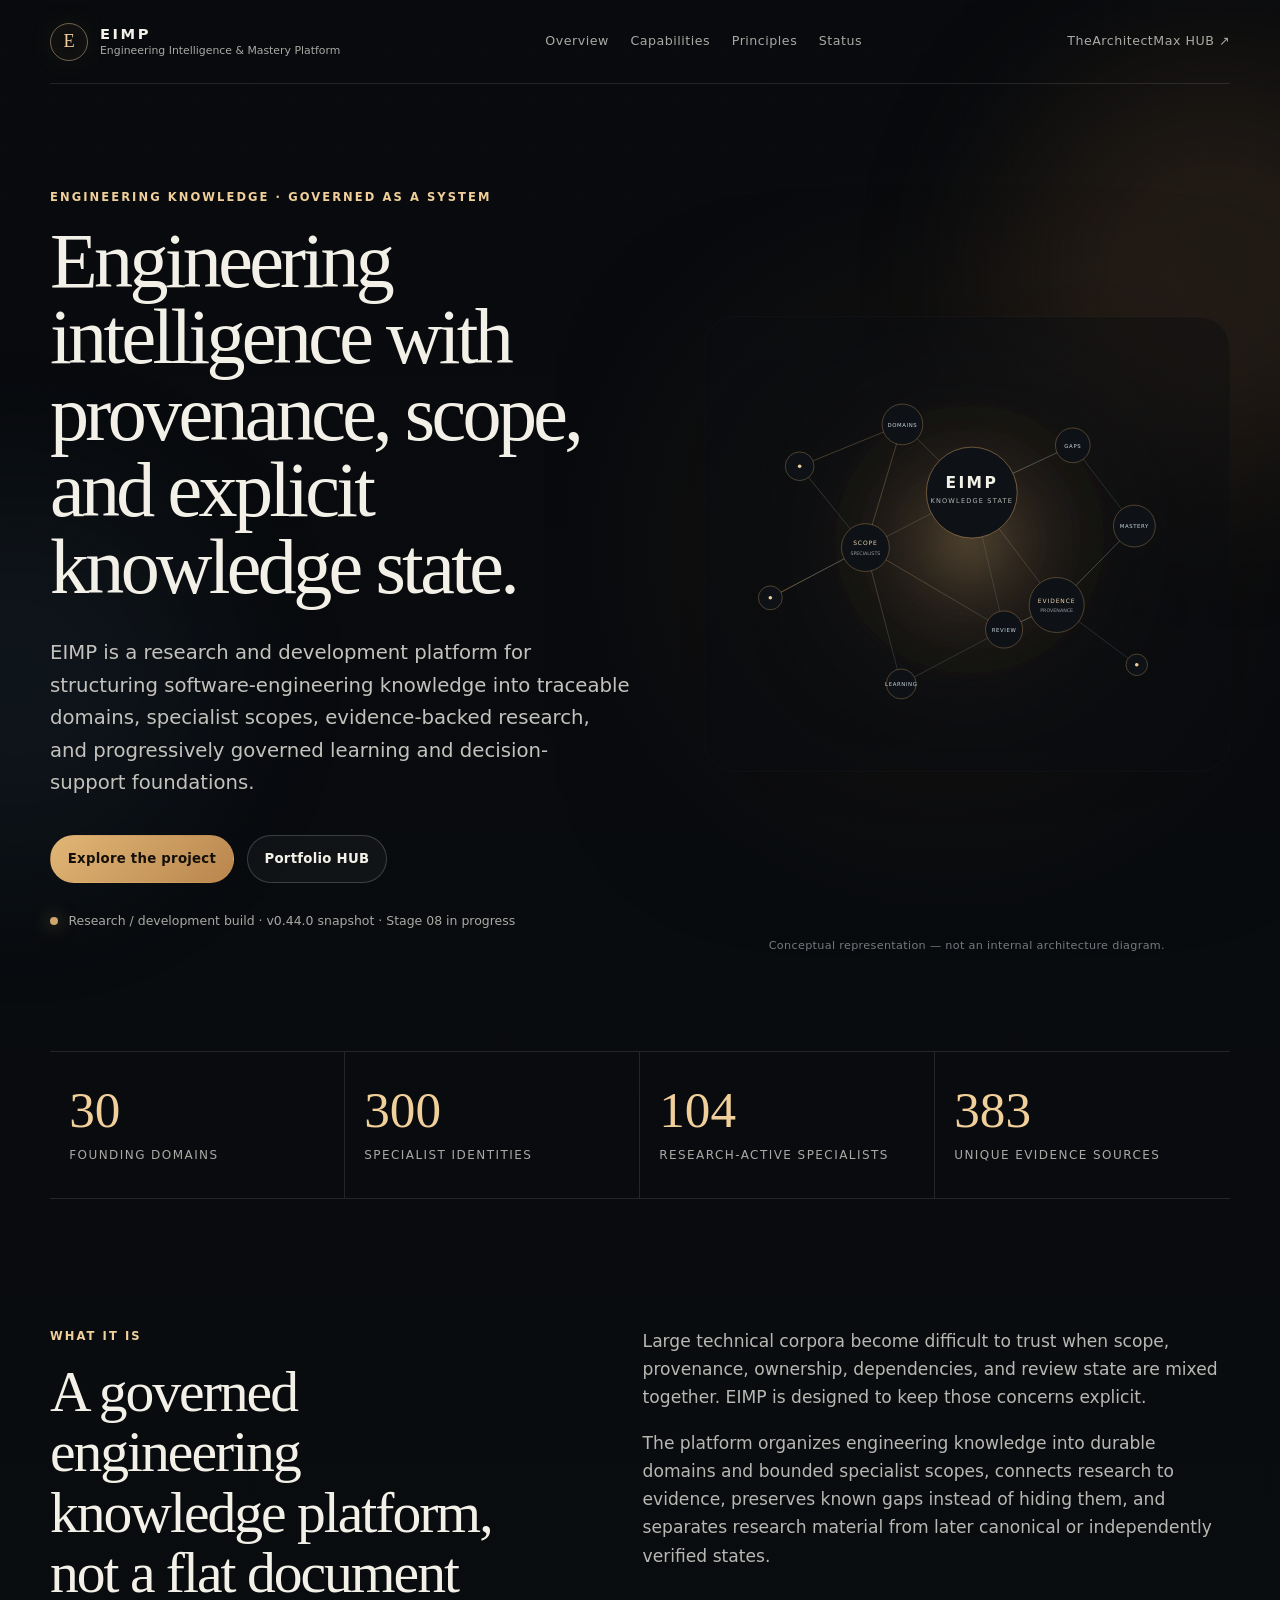
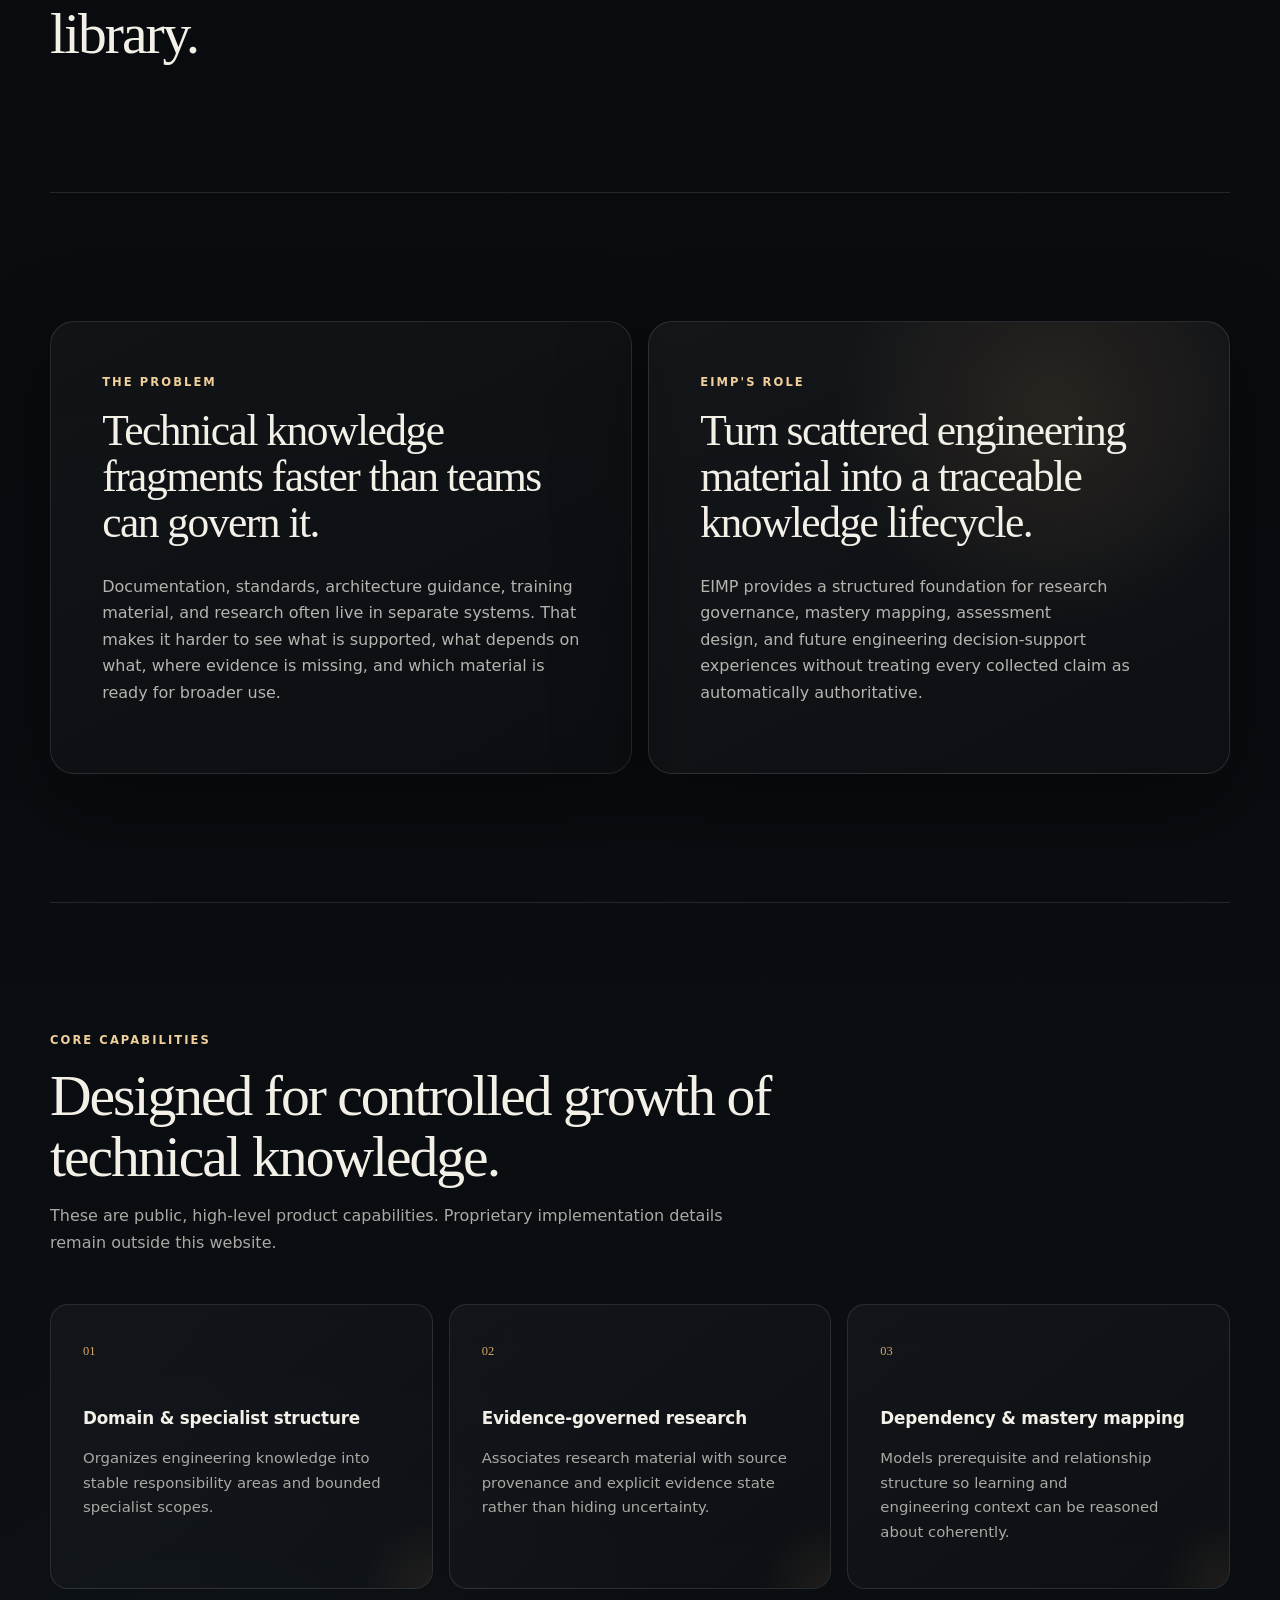
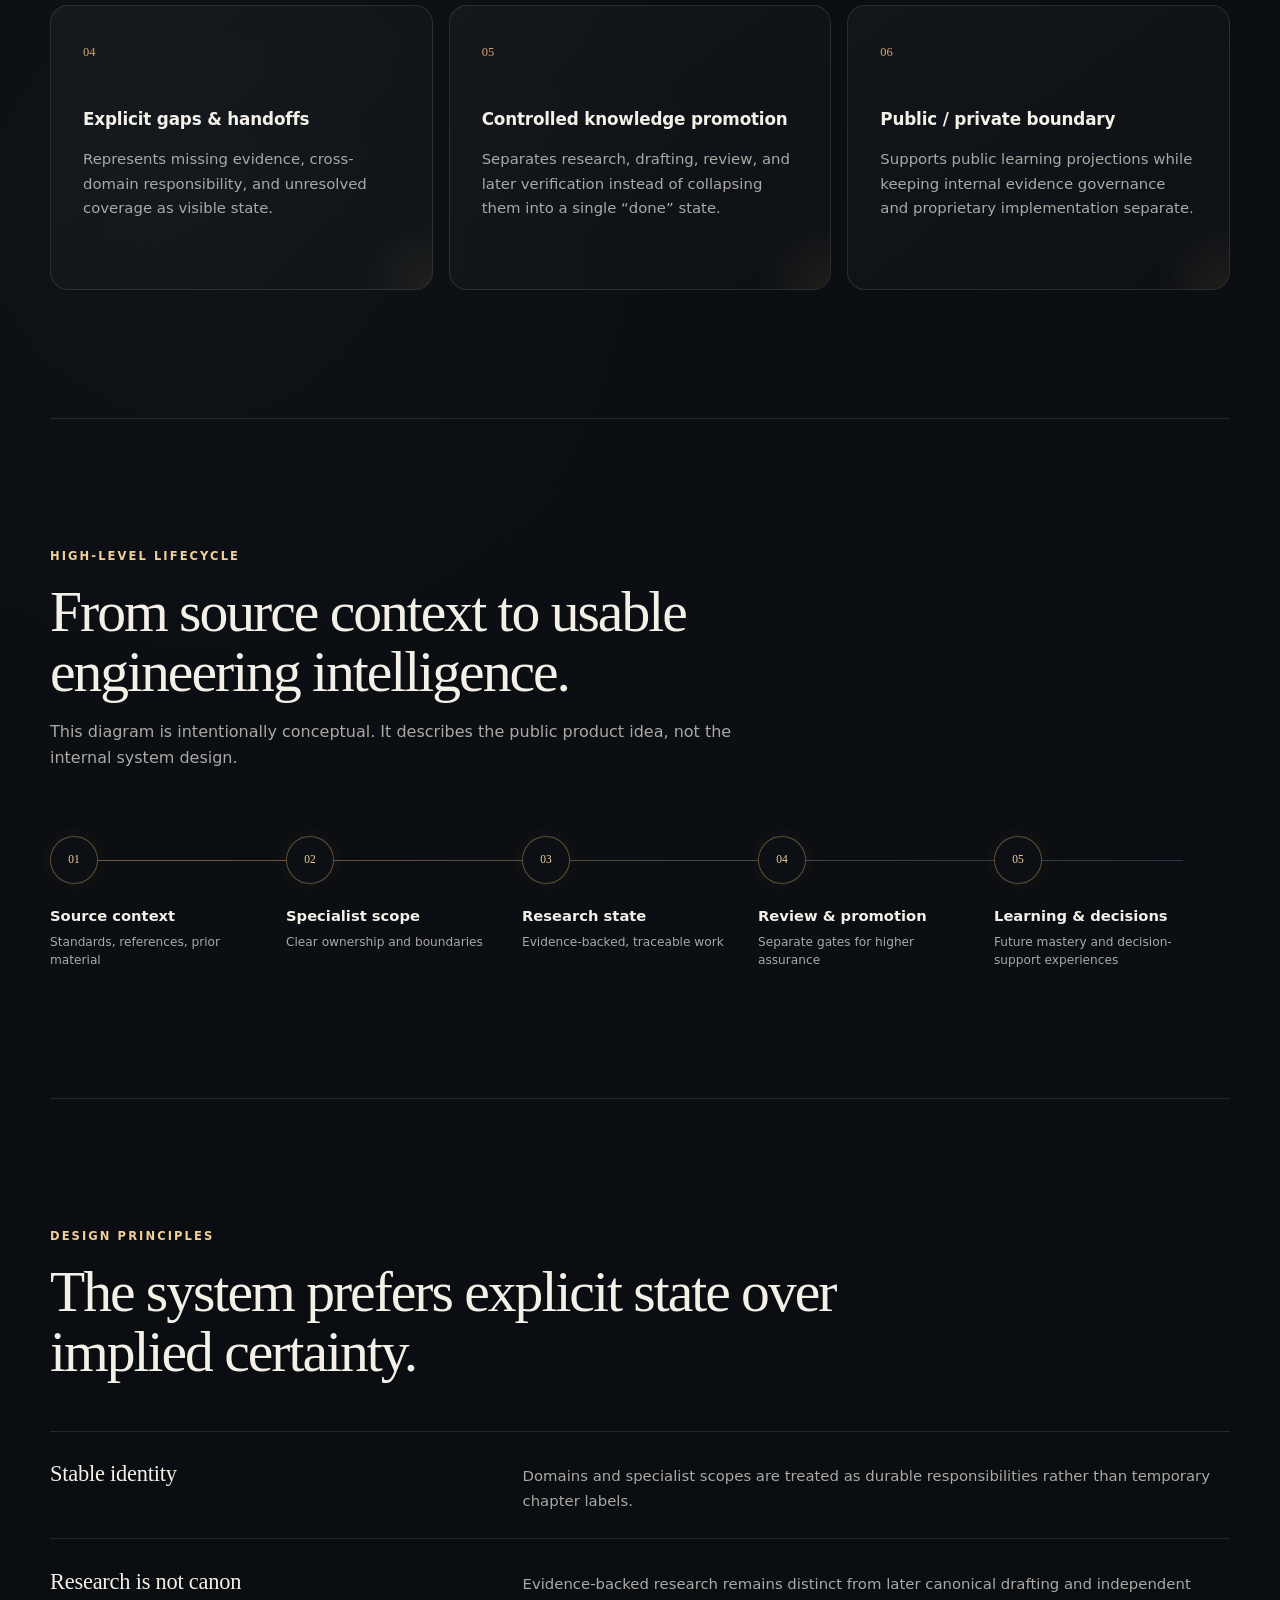
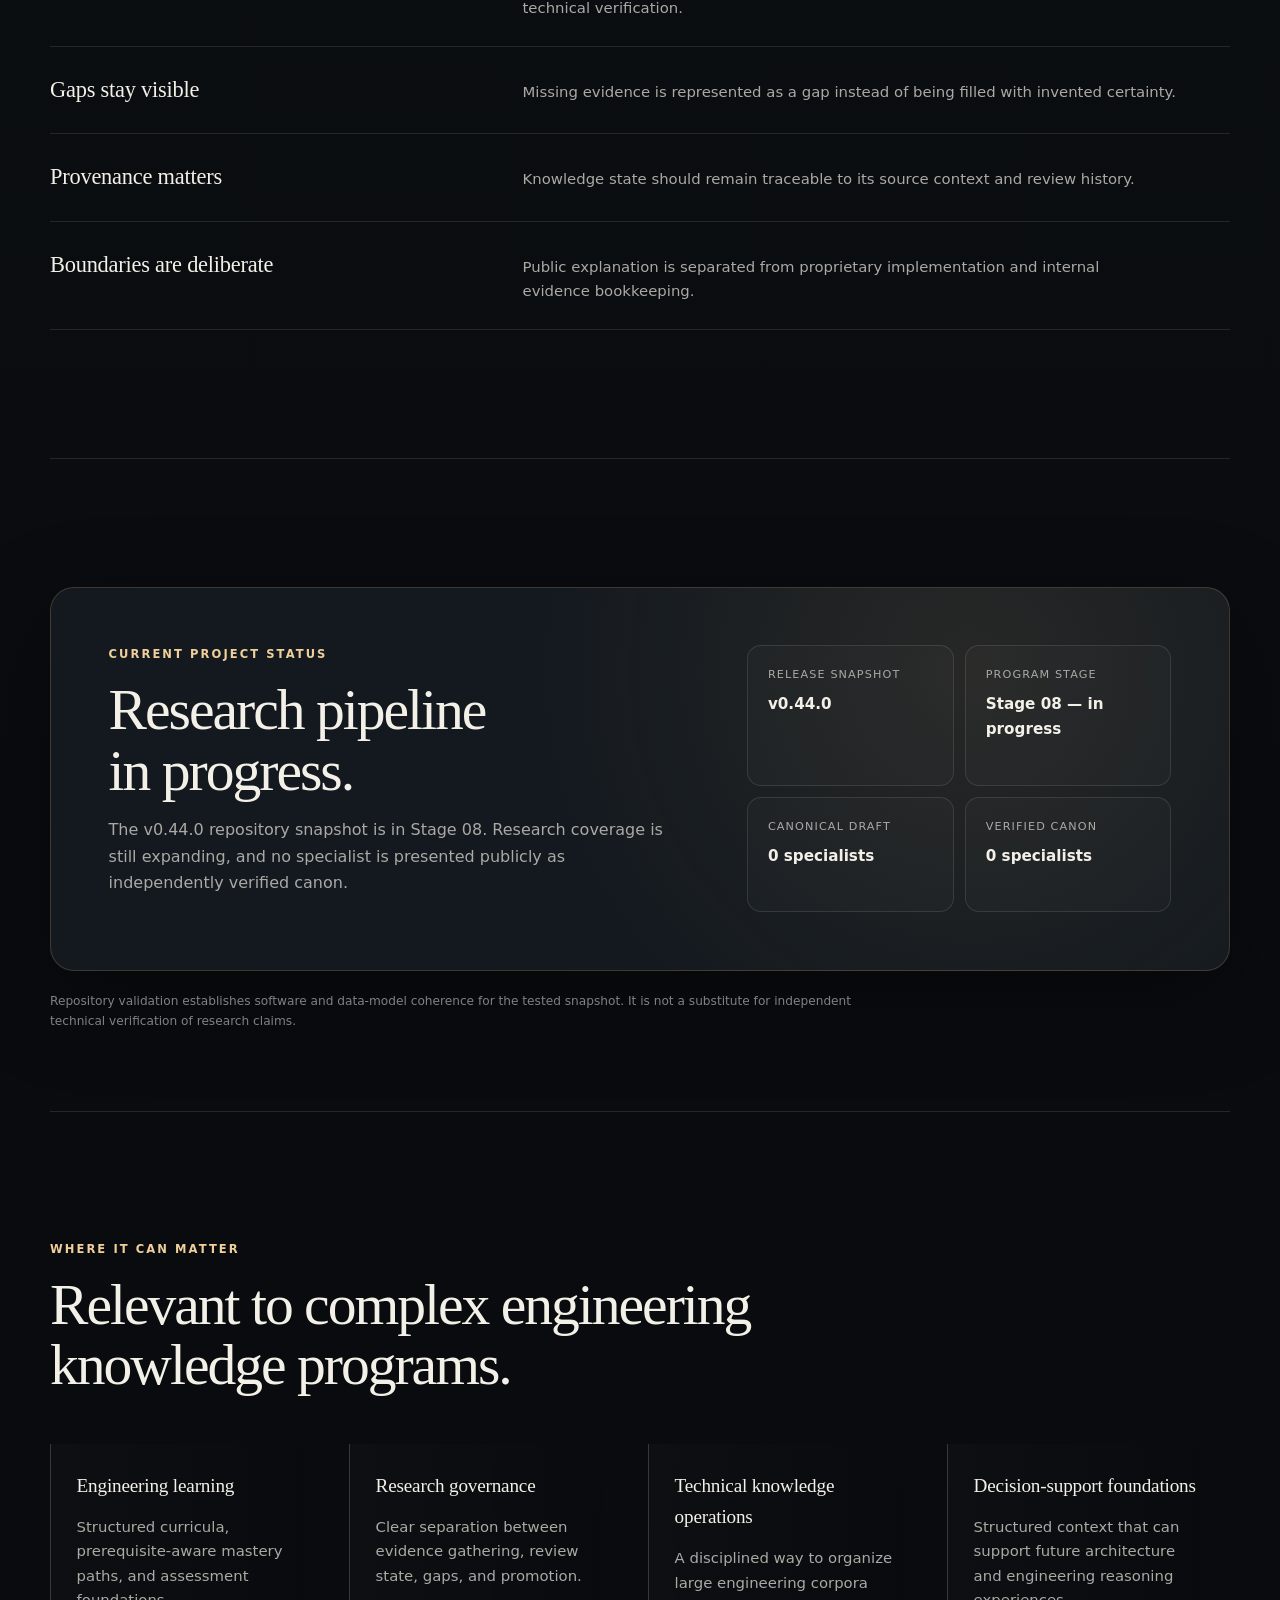
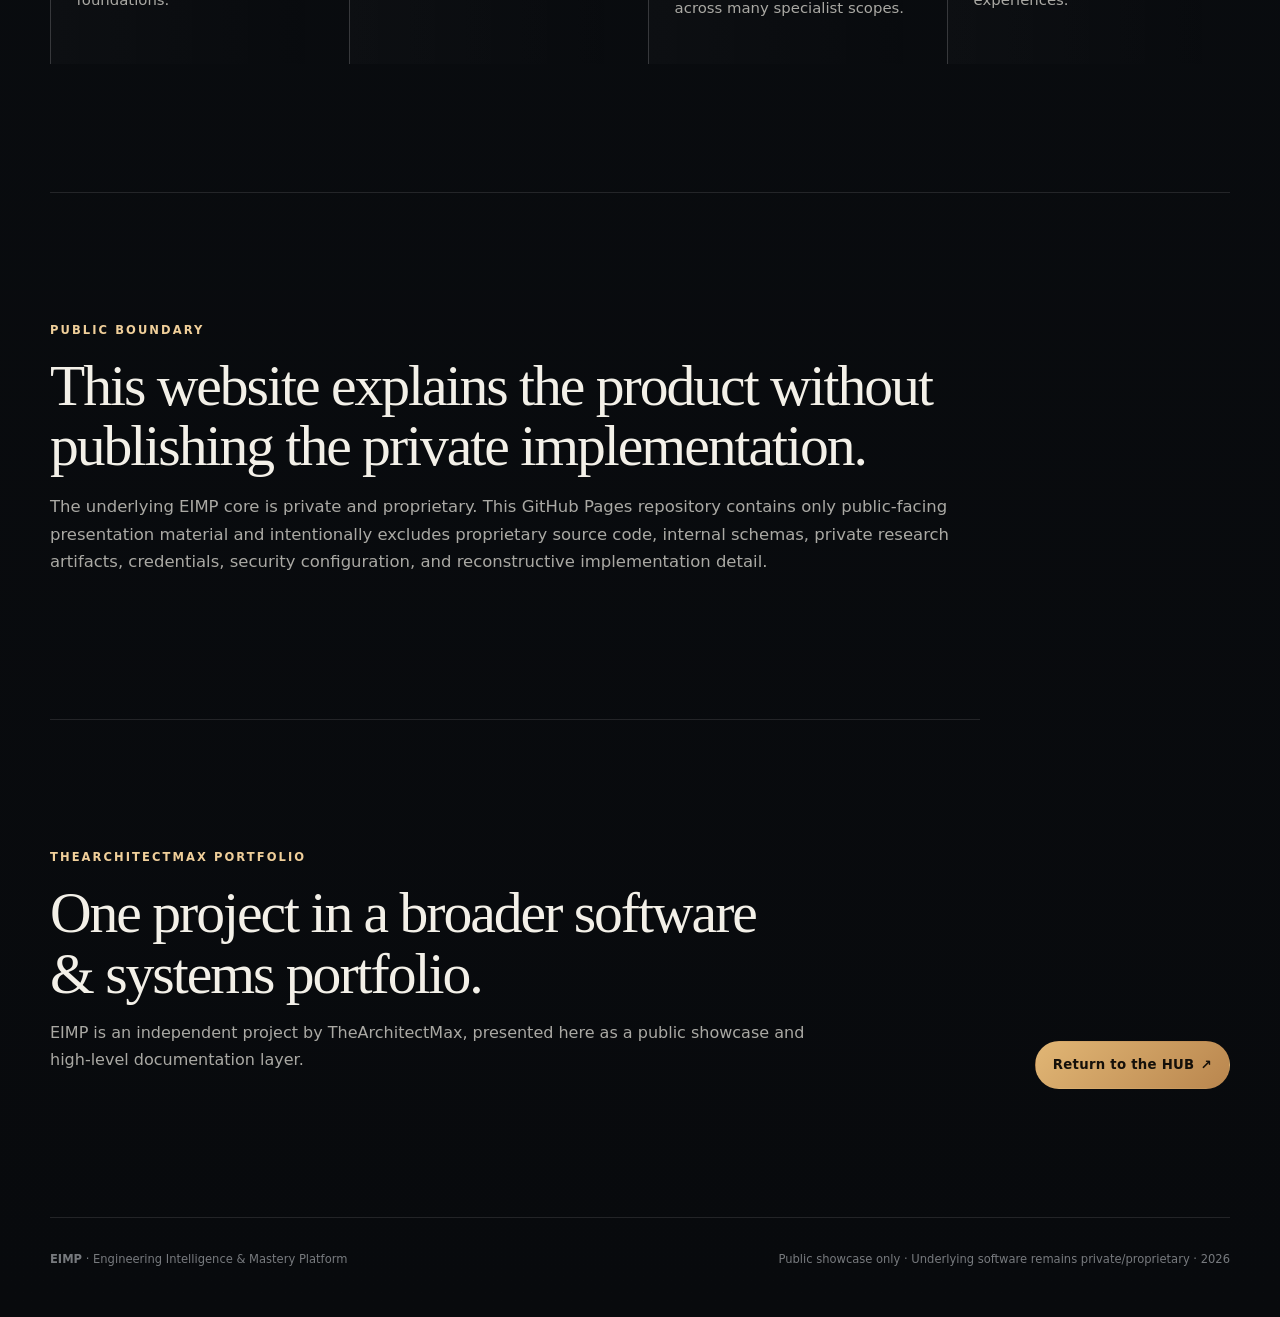
<file: index.html>
<!doctype html>
<html lang="en">
<head>
  <meta charset="utf-8">
  <meta name="viewport" content="width=device-width, initial-scale=1">
  <title>EIMP — Engineering Intelligence & Mastery Platform</title>
  <meta name="description" content="Engineering Intelligence & Mastery Platform (EIMP) is a research and development platform for evidence-governed engineering knowledge, mastery, assessment, and technical decision-support foundations.">
  <meta name="theme-color" content="#090b0e">
  <meta name="color-scheme" content="dark">
  <link rel="canonical" href="https://thearchitect-max.github.io/EIMP-Website/">
  <link rel="icon" href="favicon.svg" type="image/svg+xml">
  <link rel="stylesheet" href="styles.css">
  <meta property="og:type" content="website">
  <meta property="og:title" content="EIMP — Engineering Intelligence & Mastery Platform">
  <meta property="og:description" content="Evidence-governed engineering knowledge, mastery, assessment, and technical decision-support foundations.">
  <meta property="og:url" content="https://thearchitect-max.github.io/EIMP-Website/">
  <meta property="og:site_name" content="EIMP">
  <meta name="twitter:card" content="summary">
  <meta name="twitter:title" content="EIMP — Engineering Intelligence & Mastery Platform">
  <meta name="twitter:description" content="A public project showcase for an evidence-governed engineering knowledge and mastery platform.">
</head>
<body>
  <a class="skip-link" href="#main">Skip to content</a>
  <div class="ambient ambient-a" aria-hidden="true"></div>
  <div class="ambient ambient-b" aria-hidden="true"></div>

  <header class="site-header">
    <a class="brand" href="#top" aria-label="EIMP home">
      <span class="brand-mark" aria-hidden="true">E</span>
      <span class="brand-copy"><strong>EIMP</strong><small>Engineering Intelligence &amp; Mastery Platform</small></span>
    </a>
    <nav aria-label="Primary navigation">
      <a href="#overview">Overview</a>
      <a href="#capabilities">Capabilities</a>
      <a href="#principles">Principles</a>
      <a href="#status">Status</a>
    </nav>
    <a class="hub-link" href="https://thearchitect-max.github.io/MyProjects/">TheArchitectMax HUB <span aria-hidden="true">↗</span></a>
  </header>

  <main id="main">
    <section class="hero" id="top" aria-labelledby="hero-title">
      <div class="hero-copy">
        <p class="eyebrow">Engineering knowledge · governed as a system</p>
        <h1 id="hero-title">Engineering intelligence with provenance, scope, and explicit knowledge state.</h1>
        <p class="hero-lede">EIMP is a research and development platform for structuring software-engineering knowledge into traceable domains, specialist scopes, evidence-backed research, and progressively governed learning and decision-support foundations.</p>
        <div class="hero-actions">
          <a class="button button-primary" href="#overview">Explore the project</a>
          <a class="button button-secondary" href="https://thearchitect-max.github.io/MyProjects/">Portfolio HUB</a>
        </div>
        <div class="status-line" aria-label="Current public status">
          <span class="status-dot" aria-hidden="true"></span>
          <span>Research / development build · v0.44.0 snapshot · Stage 08 in progress</span>
        </div>
      </div>

      <figure class="hero-visual" aria-labelledby="visual-caption">
        <img src="assets/eimp-constellation.svg" width="880" height="760" alt="Conceptual network of engineering domains connected through evidence, scope, and mastery relationships.">
        <figcaption id="visual-caption">Conceptual representation — not an internal architecture diagram.</figcaption>
      </figure>
    </section>

    <section class="metrics" aria-label="Current repository snapshot">
      <article><strong>30</strong><span>founding domains</span></article>
      <article><strong>300</strong><span>specialist identities</span></article>
      <article><strong>104</strong><span>research-active specialists</span></article>
      <article><strong>383</strong><span>unique evidence sources</span></article>
    </section>

    <section class="section split" id="overview" aria-labelledby="overview-title">
      <div>
        <p class="eyebrow">What it is</p>
        <h2 id="overview-title">A governed engineering knowledge platform, not a flat document library.</h2>
      </div>
      <div class="prose">
        <p>Large technical corpora become difficult to trust when scope, provenance, ownership, dependencies, and review state are mixed together. EIMP is designed to keep those concerns explicit.</p>
        <p>The platform organizes engineering knowledge into durable domains and bounded specialist scopes, connects research to evidence, preserves known gaps instead of hiding them, and separates research material from later canonical or independently verified states.</p>
      </div>
    </section>

    <section class="section problem-grid" aria-labelledby="problem-title">
      <div class="statement-panel">
        <p class="eyebrow">The problem</p>
        <h2 id="problem-title">Technical knowledge fragments faster than teams can govern it.</h2>
        <p>Documentation, standards, architecture guidance, training material, and research often live in separate systems. That makes it harder to see what is supported, what depends on what, where evidence is missing, and which material is ready for broader use.</p>
      </div>
      <div class="statement-panel statement-panel-lit">
        <p class="eyebrow">EIMP's role</p>
        <h2>Turn scattered engineering material into a traceable knowledge lifecycle.</h2>
        <p>EIMP provides a structured foundation for research governance, mastery mapping, assessment design, and future engineering decision-support experiences without treating every collected claim as automatically authoritative.</p>
      </div>
    </section>

    <section class="section" id="capabilities" aria-labelledby="capabilities-title">
      <div class="section-heading">
        <p class="eyebrow">Core capabilities</p>
        <h2 id="capabilities-title">Designed for controlled growth of technical knowledge.</h2>
        <p>These are public, high-level product capabilities. Proprietary implementation details remain outside this website.</p>
      </div>
      <div class="card-grid">
        <article class="card"><span class="card-index">01</span><h3>Domain &amp; specialist structure</h3><p>Organizes engineering knowledge into stable responsibility areas and bounded specialist scopes.</p></article>
        <article class="card"><span class="card-index">02</span><h3>Evidence-governed research</h3><p>Associates research material with source provenance and explicit evidence state rather than hiding uncertainty.</p></article>
        <article class="card"><span class="card-index">03</span><h3>Dependency &amp; mastery mapping</h3><p>Models prerequisite and relationship structure so learning and engineering context can be reasoned about coherently.</p></article>
        <article class="card"><span class="card-index">04</span><h3>Explicit gaps &amp; handoffs</h3><p>Represents missing evidence, cross-domain responsibility, and unresolved coverage as visible state.</p></article>
        <article class="card"><span class="card-index">05</span><h3>Controlled knowledge promotion</h3><p>Separates research, drafting, review, and later verification instead of collapsing them into a single “done” state.</p></article>
        <article class="card"><span class="card-index">06</span><h3>Public / private boundary</h3><p>Supports public learning projections while keeping internal evidence governance and proprietary implementation separate.</p></article>
      </div>
    </section>

    <section class="section lifecycle" aria-labelledby="lifecycle-title">
      <div class="section-heading narrow">
        <p class="eyebrow">High-level lifecycle</p>
        <h2 id="lifecycle-title">From source context to usable engineering intelligence.</h2>
        <p>This diagram is intentionally conceptual. It describes the public product idea, not the internal system design.</p>
      </div>
      <ol class="lifecycle-track">
        <li><span>01</span><strong>Source context</strong><small>Standards, references, prior material</small></li>
        <li><span>02</span><strong>Specialist scope</strong><small>Clear ownership and boundaries</small></li>
        <li><span>03</span><strong>Research state</strong><small>Evidence-backed, traceable work</small></li>
        <li><span>04</span><strong>Review &amp; promotion</strong><small>Separate gates for higher assurance</small></li>
        <li><span>05</span><strong>Learning &amp; decisions</strong><small>Future mastery and decision-support experiences</small></li>
      </ol>
    </section>

    <section class="section" id="principles" aria-labelledby="principles-title">
      <div class="section-heading">
        <p class="eyebrow">Design principles</p>
        <h2 id="principles-title">The system prefers explicit state over implied certainty.</h2>
      </div>
      <div class="principle-list">
        <article><h3>Stable identity</h3><p>Domains and specialist scopes are treated as durable responsibilities rather than temporary chapter labels.</p></article>
        <article><h3>Research is not canon</h3><p>Evidence-backed research remains distinct from later canonical drafting and independent technical verification.</p></article>
        <article><h3>Gaps stay visible</h3><p>Missing evidence is represented as a gap instead of being filled with invented certainty.</p></article>
        <article><h3>Provenance matters</h3><p>Knowledge state should remain traceable to its source context and review history.</p></article>
        <article><h3>Boundaries are deliberate</h3><p>Public explanation is separated from proprietary implementation and internal evidence bookkeeping.</p></article>
      </div>
    </section>

    <section class="section status-section" id="status" aria-labelledby="status-title">
      <div class="status-card">
        <div>
          <p class="eyebrow">Current project status</p>
          <h2 id="status-title">Research pipeline in progress.</h2>
          <p>The v0.44.0 repository snapshot is in Stage 08. Research coverage is still expanding, and no specialist is presented publicly as independently verified canon.</p>
        </div>
        <dl class="status-facts">
          <div><dt>Release snapshot</dt><dd>v0.44.0</dd></div>
          <div><dt>Program stage</dt><dd>Stage 08 — in progress</dd></div>
          <div><dt>Canonical draft</dt><dd>0 specialists</dd></div>
          <div><dt>Verified canon</dt><dd>0 specialists</dd></div>
        </dl>
      </div>
      <p class="status-note">Repository validation establishes software and data-model coherence for the tested snapshot. It is not a substitute for independent technical verification of research claims.</p>
    </section>

    <section class="section audience" aria-labelledby="audience-title">
      <div class="section-heading narrow">
        <p class="eyebrow">Where it can matter</p>
        <h2 id="audience-title">Relevant to complex engineering knowledge programs.</h2>
      </div>
      <div class="audience-grid">
        <article><h3>Engineering learning</h3><p>Structured curricula, prerequisite-aware mastery paths, and assessment foundations.</p></article>
        <article><h3>Research governance</h3><p>Clear separation between evidence gathering, review state, gaps, and promotion.</p></article>
        <article><h3>Technical knowledge operations</h3><p>A disciplined way to organize large engineering corpora across many specialist scopes.</p></article>
        <article><h3>Decision-support foundations</h3><p>Structured context that can support future architecture and engineering reasoning experiences.</p></article>
      </div>
    </section>

    <section class="section boundary" aria-labelledby="boundary-title">
      <p class="eyebrow">Public boundary</p>
      <h2 id="boundary-title">This website explains the product without publishing the private implementation.</h2>
      <p>The underlying EIMP core is private and proprietary. This GitHub Pages repository contains only public-facing presentation material and intentionally excludes proprietary source code, internal schemas, private research artifacts, credentials, security configuration, and reconstructive implementation detail.</p>
    </section>

    <section class="closing" aria-labelledby="closing-title">
      <div>
        <p class="eyebrow">TheArchitectMax portfolio</p>
        <h2 id="closing-title">One project in a broader software &amp; systems portfolio.</h2>
        <p>EIMP is an independent project by TheArchitectMax, presented here as a public showcase and high-level documentation layer.</p>
      </div>
      <a class="button button-primary" href="https://thearchitect-max.github.io/MyProjects/">Return to the HUB <span aria-hidden="true">↗</span></a>
    </section>
  </main>

  <footer>
    <p><strong>EIMP</strong> · Engineering Intelligence &amp; Mastery Platform</p>
    <p>Public showcase only · Underlying software remains private/proprietary · <span id="year">2026</span></p>
  </footer>

  <script src="script.js"></script>
</body>
</html>
</file>
<file: styles.css>
:root {
  --bg: #090b0e;
  --bg-soft: #0f1217;
  --panel: rgba(18, 22, 28, 0.72);
  --panel-strong: rgba(22, 27, 34, 0.9);
  --line: rgba(255, 255, 255, 0.11);
  --line-strong: rgba(255, 255, 255, 0.19);
  --text: #f3f0e8;
  --muted: #aaa9a4;
  --warm: #d7a766;
  --warm-bright: #f0cf9a;
  --cool: #85a9bf;
  --max: 1180px;
  --radius: 24px;
  --shadow: 0 28px 90px rgba(0,0,0,.42);
}

* { box-sizing: border-box; }
html { scroll-behavior: smooth; }
body {
  margin: 0;
  min-width: 320px;
  background:
    radial-gradient(circle at 74% 7%, rgba(113, 79, 41, .16), transparent 24rem),
    radial-gradient(circle at 15% 44%, rgba(63, 94, 112, .08), transparent 32rem),
    linear-gradient(180deg, #080a0d 0%, #0b0e12 48%, #080a0d 100%);
  color: var(--text);
  font-family: Inter, ui-sans-serif, system-ui, -apple-system, BlinkMacSystemFont, "Segoe UI", sans-serif;
  line-height: 1.65;
  text-rendering: optimizeLegibility;
}
body::before {
  content: "";
  position: fixed;
  inset: 0;
  pointer-events: none;
  background-image:
    linear-gradient(rgba(255,255,255,.017) 1px, transparent 1px),
    linear-gradient(90deg, rgba(255,255,255,.017) 1px, transparent 1px);
  background-size: 48px 48px;
  mask-image: linear-gradient(to bottom, rgba(0,0,0,.55), transparent 78%);
  z-index: -1;
}

img { max-width: 100%; display: block; }
a { color: inherit; }

.skip-link {
  position: fixed;
  left: 1rem;
  top: 1rem;
  transform: translateY(-200%);
  background: var(--text);
  color: #111;
  padding: .7rem 1rem;
  border-radius: 10px;
  z-index: 100;
}
.skip-link:focus { transform: translateY(0); }

.ambient { position: fixed; pointer-events: none; z-index: -2; filter: blur(80px); opacity: .28; border-radius: 50%; }
.ambient-a { width: 26rem; height: 26rem; right: -9rem; top: 4rem; background: #684a2c; }
.ambient-b { width: 24rem; height: 24rem; left: -11rem; top: 54%; background: #355266; opacity: .15; }

.site-header {
  width: min(calc(100% - 2.5rem), var(--max));
  margin: 0 auto;
  min-height: 84px;
  display: grid;
  grid-template-columns: auto 1fr auto;
  gap: 2rem;
  align-items: center;
  border-bottom: 1px solid var(--line);
}
.brand { display: inline-flex; gap: .75rem; align-items: center; text-decoration: none; }
.brand-mark {
  width: 38px; height: 38px; display: grid; place-items: center;
  border: 1px solid rgba(240,207,154,.45); border-radius: 50%;
  color: var(--warm-bright); font-family: Georgia, serif; font-size: 1.15rem;
  box-shadow: inset 0 0 28px rgba(215,167,102,.08), 0 0 30px rgba(215,167,102,.07);
}
.brand-copy { display: grid; line-height: 1.1; }
.brand-copy strong { font-size: .92rem; letter-spacing: .17em; }
.brand-copy small { color: var(--muted); font-size: .68rem; margin-top: .2rem; }
.site-header nav { justify-self: center; display: flex; gap: 1.35rem; }
.site-header nav a, .hub-link { color: var(--muted); text-decoration: none; font-size: .79rem; letter-spacing: .04em; }
.site-header nav a:hover, .hub-link:hover { color: var(--text); }

main { width: min(calc(100% - 2.5rem), var(--max)); margin: 0 auto; }
.hero {
  min-height: calc(100vh - 84px);
  display: grid;
  grid-template-columns: minmax(0, 1.05fr) minmax(360px, .95fr);
  gap: 4.5rem;
  align-items: center;
  padding: 5rem 0 6rem;
}
.hero-copy { position: relative; z-index: 2; }
.eyebrow { margin: 0 0 1rem; color: var(--warm-bright); text-transform: uppercase; letter-spacing: .18em; font-size: .72rem; font-weight: 700; }
h1, h2, h3, p { text-wrap: pretty; }
h1 {
  margin: 0;
  max-width: 850px;
  font-family: Georgia, "Times New Roman", serif;
  font-size: clamp(3.05rem, 6.1vw, 6.8rem);
  font-weight: 500;
  line-height: .98;
  letter-spacing: -.047em;
}
.hero-lede { max-width: 710px; margin: 2rem 0 0; color: #c4c2bc; font-size: clamp(1.03rem, 1.7vw, 1.23rem); }
.hero-actions { display: flex; flex-wrap: wrap; gap: .8rem; margin-top: 2.2rem; }
.button {
  display: inline-flex; align-items: center; justify-content: center; gap: .4rem;
  min-height: 46px; padding: .76rem 1.05rem; border: 1px solid var(--line-strong); border-radius: 999px;
  text-decoration: none; font-size: .83rem; font-weight: 700; letter-spacing: .02em;
  transition: transform .2s ease, border-color .2s ease, background .2s ease;
}
.button:hover { transform: translateY(-2px); border-color: rgba(240,207,154,.48); }
.button-primary { background: linear-gradient(135deg, #e1b675, #b9864e); color: #15100a; border-color: transparent; }
.button-secondary { background: rgba(255,255,255,.035); }
.status-line { margin-top: 1.75rem; display: flex; align-items: center; gap: .65rem; color: var(--muted); font-size: .78rem; }
.status-dot { width: 8px; height: 8px; border-radius: 50%; background: #cfa66e; box-shadow: 0 0 18px rgba(215,167,102,.7); }

.hero-visual { position: relative; margin: 0; }
.hero-visual::before {
  content: ""; position: absolute; inset: 12% 12% 16%;
  background: radial-gradient(circle, rgba(215,167,102,.19), rgba(79,109,126,.06) 44%, transparent 68%);
  filter: blur(34px); z-index: -1;
}
.hero-visual img { filter: drop-shadow(0 28px 80px rgba(0,0,0,.44)); }
.hero-visual figcaption { margin-top: .8rem; text-align: center; color: #777a7e; font-size: .7rem; letter-spacing: .03em; }

.metrics {
  display: grid; grid-template-columns: repeat(4, 1fr); border-top: 1px solid var(--line); border-bottom: 1px solid var(--line);
}
.metrics article { padding: 2rem 1.2rem; min-height: 130px; display: flex; flex-direction: column; justify-content: center; border-right: 1px solid var(--line); }
.metrics article:last-child { border-right: 0; }
.metrics strong { font-family: Georgia, serif; font-weight: 500; font-size: clamp(2.3rem, 4vw, 4rem); line-height: 1; color: var(--warm-bright); }
.metrics span { color: var(--muted); font-size: .75rem; text-transform: uppercase; letter-spacing: .12em; margin-top: .65rem; }

.section { padding: 8rem 0; border-bottom: 1px solid var(--line); }
.split { display: grid; grid-template-columns: .9fr 1.1fr; gap: 7rem; align-items: start; }
h2 { margin: 0; font-family: Georgia, serif; font-size: clamp(2.25rem, 4.5vw, 4.5rem); font-weight: 500; line-height: 1.05; letter-spacing: -.035em; }
.prose { max-width: 670px; color: #b8b7b2; font-size: 1.07rem; }
.prose p:first-child { margin-top: 0; }
.prose p:last-child { margin-bottom: 0; }

.problem-grid { display: grid; grid-template-columns: repeat(2, minmax(0,1fr)); gap: 1rem; }
.statement-panel { min-height: 420px; padding: clamp(2rem, 4vw, 4rem); border: 1px solid var(--line); border-radius: var(--radius); background: linear-gradient(155deg, rgba(255,255,255,.035), rgba(255,255,255,.012)); box-shadow: var(--shadow); }
.statement-panel-lit { background: radial-gradient(circle at 70% 20%, rgba(215,167,102,.12), transparent 40%), linear-gradient(155deg, rgba(255,255,255,.045), rgba(255,255,255,.014)); }
.statement-panel h2 { font-size: clamp(2rem, 3.4vw, 3.6rem); }
.statement-panel p:last-child { color: #b5b4af; margin-top: 1.8rem; max-width: 590px; }

.section-heading { max-width: 820px; margin-bottom: 3rem; }
.section-heading > p:last-child { color: var(--muted); max-width: 690px; }
.section-heading.narrow { max-width: 720px; }
.card-grid { display: grid; grid-template-columns: repeat(3, 1fr); gap: 1rem; }
.card { min-height: 285px; padding: 2rem; border: 1px solid var(--line); border-radius: 18px; background: linear-gradient(145deg, rgba(255,255,255,.037), rgba(255,255,255,.01)); position: relative; overflow: hidden; }
.card::after { content: ""; position: absolute; width: 140px; height: 140px; border-radius: 50%; right: -70px; bottom: -70px; background: radial-gradient(circle, rgba(215,167,102,.09), transparent 70%); }
.card-index { color: var(--warm); font-family: Georgia, serif; font-size: .78rem; }
.card h3, .principle-list h3, .audience-grid h3 { margin: 2.6rem 0 .85rem; font-size: 1.05rem; letter-spacing: -.01em; }
.card p, .principle-list p, .audience-grid p { margin: 0; color: var(--muted); font-size: .93rem; }

.lifecycle { position: relative; }
.lifecycle-track { list-style: none; padding: 0; margin: 4rem 0 0; display: grid; grid-template-columns: repeat(5, 1fr); position: relative; }
.lifecycle-track::before { content: ""; position: absolute; left: 4%; right: 4%; top: 24px; height: 1px; background: linear-gradient(90deg, rgba(215,167,102,.5), rgba(133,169,191,.26)); }
.lifecycle-track li { padding-right: 1.5rem; position: relative; }
.lifecycle-track li > span { width: 48px; height: 48px; display: grid; place-items: center; border-radius: 50%; border: 1px solid rgba(215,167,102,.42); background: #0c0f13; color: var(--warm-bright); font: .72rem/1 Georgia, serif; position: relative; z-index: 1; box-shadow: 0 0 24px rgba(215,167,102,.08); }
.lifecycle-track strong { display: block; margin-top: 1.25rem; font-size: .92rem; }
.lifecycle-track small { display: block; margin-top: .4rem; color: var(--muted); font-size: .76rem; line-height: 1.45; }

.principle-list { border-top: 1px solid var(--line); }
.principle-list article { display: grid; grid-template-columns: .75fr 1.25fr; gap: 3rem; align-items: baseline; padding: 1.55rem 0; border-bottom: 1px solid var(--line); }
.principle-list h3 { margin: 0; font-family: Georgia, serif; font-size: 1.4rem; font-weight: 500; }
.principle-list p { max-width: 700px; }

.status-section { padding-bottom: 5rem; }
.status-card { display: grid; grid-template-columns: 1.15fr .85fr; gap: 4rem; padding: clamp(2rem, 4.5vw, 4rem); border: 1px solid rgba(215,167,102,.22); border-radius: var(--radius); background: radial-gradient(circle at 78% 22%, rgba(215,167,102,.1), transparent 27rem), var(--panel-strong); box-shadow: var(--shadow); }
.status-card > div > p:last-child { color: var(--muted); max-width: 640px; }
.status-facts { margin: 0; display: grid; grid-template-columns: repeat(2, 1fr); gap: .7rem; }
.status-facts div { padding: 1.25rem; border: 1px solid var(--line); border-radius: 14px; background: rgba(255,255,255,.018); }
.status-facts dt { color: var(--muted); font-size: .7rem; text-transform: uppercase; letter-spacing: .1em; }
.status-facts dd { margin: .45rem 0 0; font-weight: 700; font-size: .95rem; }
.status-note { color: #7f8183; font-size: .76rem; margin: 1.25rem 0 0; max-width: 840px; }

.audience-grid { display: grid; grid-template-columns: repeat(4, 1fr); gap: 1rem; }
.audience-grid article { min-height: 220px; padding: 1.6rem; border-left: 1px solid var(--line-strong); background: linear-gradient(90deg, rgba(255,255,255,.018), transparent); }
.audience-grid h3 { margin-top: 0; font-family: Georgia, serif; font-weight: 500; font-size: 1.2rem; }

.boundary { max-width: 930px; }
.boundary p:last-child { color: var(--muted); font-size: 1.03rem; }

.closing { padding: 8rem 0; display: flex; align-items: flex-end; justify-content: space-between; gap: 3rem; }
.closing > div { max-width: 760px; }
.closing p:last-child { color: var(--muted); }

footer { width: min(calc(100% - 2.5rem), var(--max)); margin: 0 auto; padding: 2rem 0 3rem; border-top: 1px solid var(--line); display: flex; justify-content: space-between; gap: 2rem; color: #777a7e; font-size: .72rem; }
footer p { margin: 0; }

:focus-visible { outline: 2px solid var(--warm-bright); outline-offset: 4px; }
::selection { background: rgba(215,167,102,.32); color: var(--text); }

@media (max-width: 980px) {
  .site-header { grid-template-columns: 1fr auto; }
  .site-header nav { display: none; }
  .hero { grid-template-columns: 1fr; min-height: auto; padding-top: 6rem; }
  .hero-visual { max-width: 670px; margin: 0 auto; }
  .split, .status-card { grid-template-columns: 1fr; gap: 2.5rem; }
  .card-grid { grid-template-columns: repeat(2, 1fr); }
  .lifecycle-track { grid-template-columns: 1fr; gap: 1rem; }
  .lifecycle-track::before { left: 23px; right: auto; top: 24px; bottom: 24px; width: 1px; height: auto; }
  .lifecycle-track li { display: grid; grid-template-columns: 48px 1fr; column-gap: 1rem; padding-right: 0; }
  .lifecycle-track strong { margin-top: .15rem; }
  .lifecycle-track small { grid-column: 2; margin-top: -.9rem; padding-bottom: 1rem; }
  .audience-grid { grid-template-columns: repeat(2, 1fr); }
}

@media (max-width: 680px) {
  .site-header, main, footer { width: min(calc(100% - 1.5rem), var(--max)); }
  .site-header { gap: .8rem; min-height: 74px; }
  .brand-copy small { display: none; }
  .hub-link { font-size: .7rem; }
  .hero { gap: 2.5rem; padding: 4.5rem 0 4rem; }
  h1 { font-size: clamp(2.85rem, 15vw, 4.8rem); }
  .metrics { grid-template-columns: repeat(2, 1fr); }
  .metrics article:nth-child(2) { border-right: 0; }
  .metrics article:nth-child(-n+2) { border-bottom: 1px solid var(--line); }
  .section { padding: 5rem 0; }
  .problem-grid, .card-grid, .audience-grid { grid-template-columns: 1fr; }
  .statement-panel { min-height: auto; }
  .principle-list article { grid-template-columns: 1fr; gap: .5rem; }
  .status-facts { grid-template-columns: 1fr; }
  .closing { padding: 5rem 0; flex-direction: column; align-items: flex-start; }
  footer { flex-direction: column; gap: .5rem; }
}

@media (prefers-reduced-motion: reduce) {
  html { scroll-behavior: auto; }
  *, *::before, *::after { transition-duration: .001ms !important; animation-duration: .001ms !important; animation-iteration-count: 1 !important; }
}
</file>
